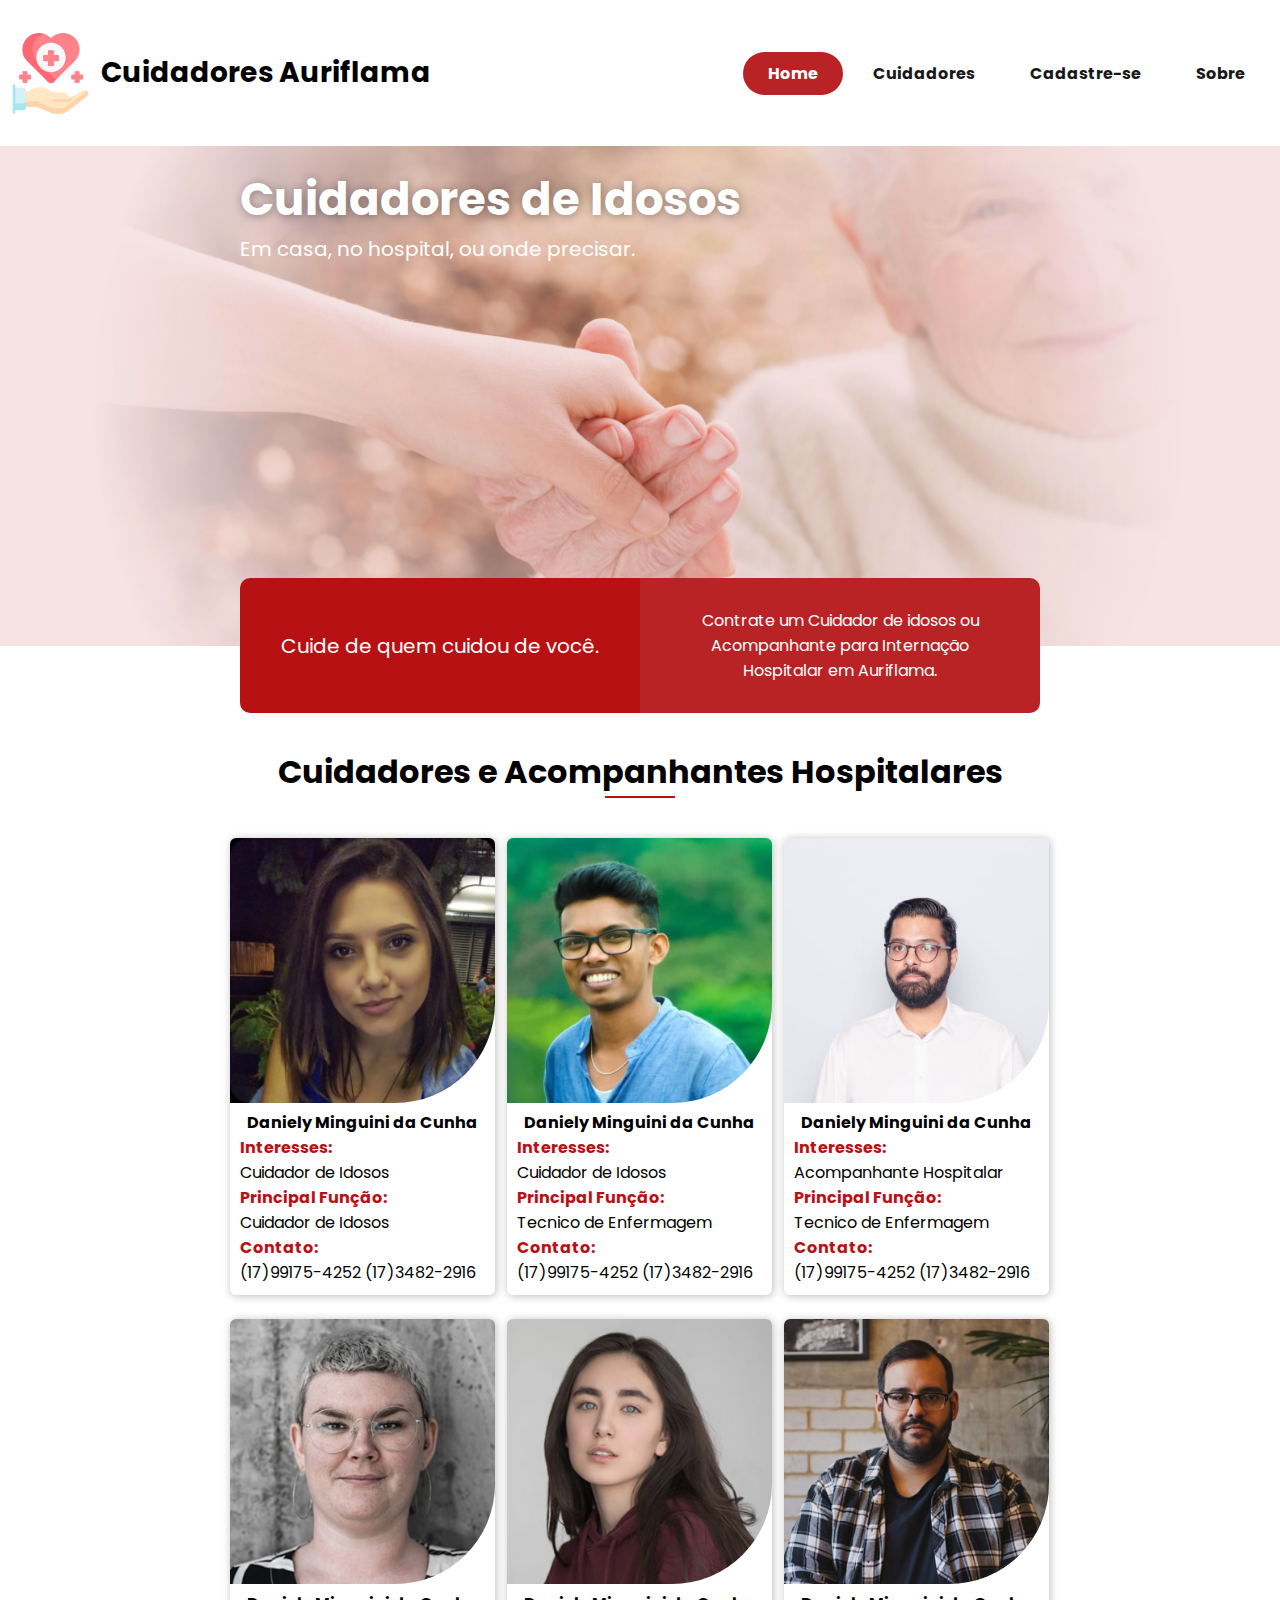
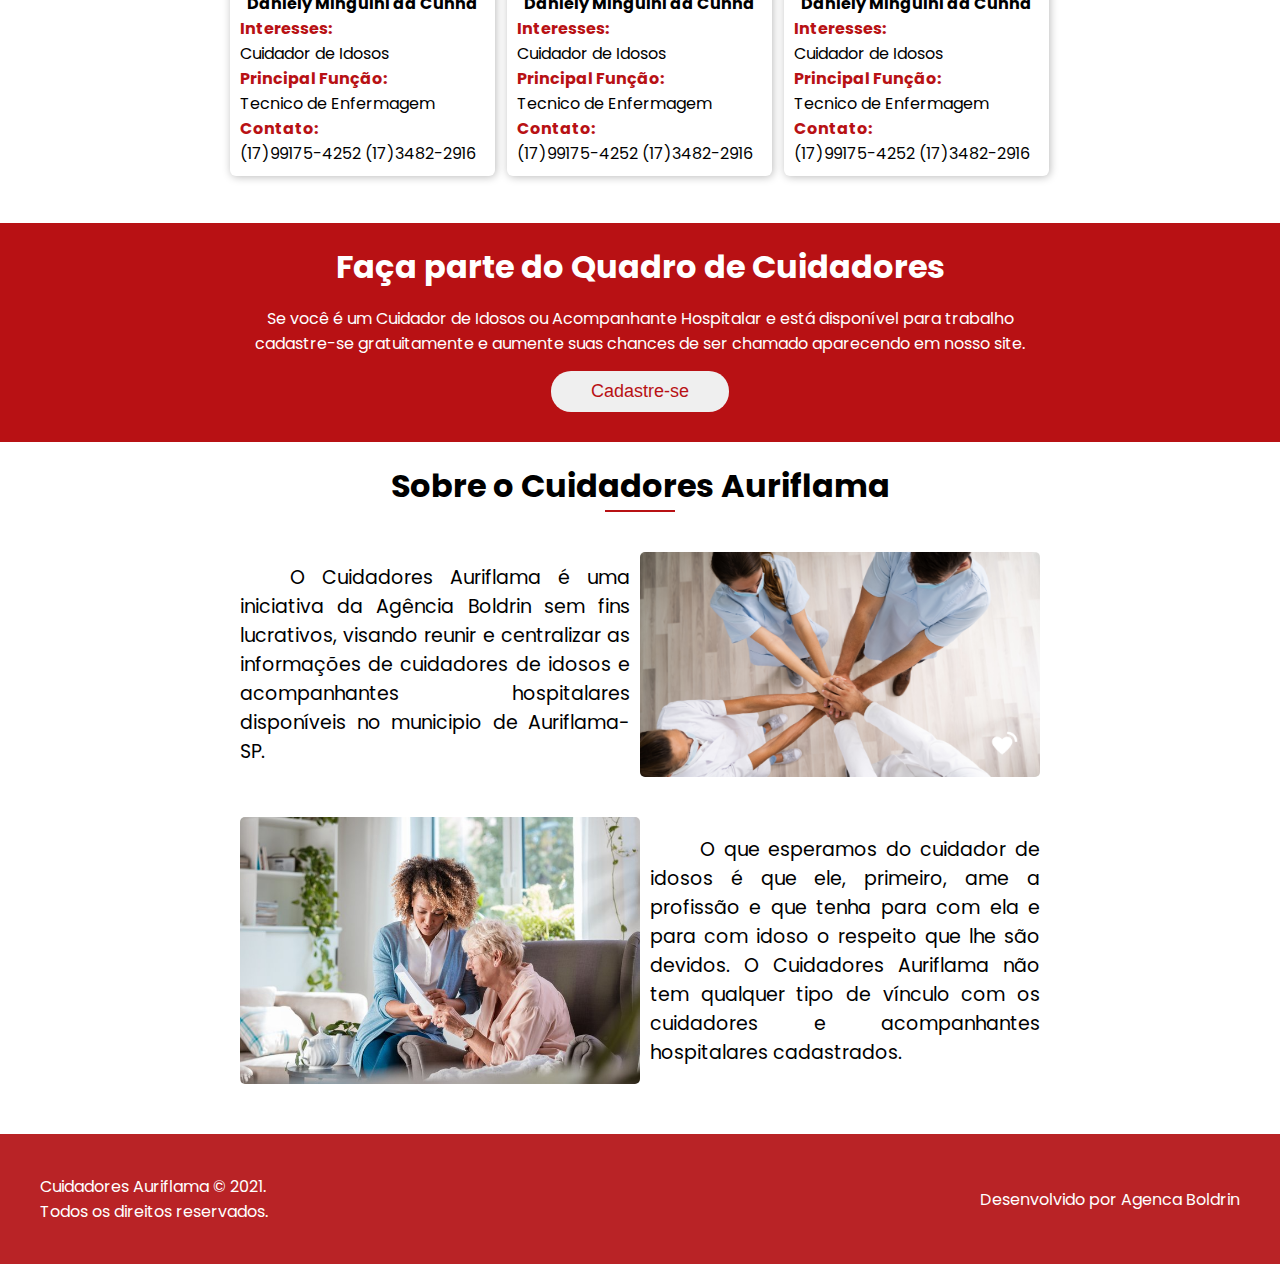
<file: Portfolio/html/CuidadoresAuriflama/index.html>
<!DOCTYPE html>
<html lang="pt-br">

<head>
    <meta charset="UTF-8">
    <meta http-equiv="X-UA-Compatible" content="IE=edge">
    <meta name="viewport" content="width=device-width, initial-scale=1.0">
    <title>Cuidadores Auriflama</title>

    <link rel="stylesheet" href="assets/css/style.css">
    <link rel="preconnect" href="https://fonts.googleapis.com">
    <link rel="preconnect" href="https://fonts.gstatic.com" crossorigin>
    <link href="https://fonts.googleapis.com/css2?family=Poppins:wght@200&display=swap" rel="stylesheet">
</head>

<body>
    <header>
        <div class="logo-header">
            <img src="assets/img/healthcare.png" width="81px" height="81px" alt="Logo Cuidadores Auriflama">
            <h1>Cuidadores Auriflama</h1>
        </div>
        <nav>
            <ul>
                <li><a href="index.html" class="selected">Home</a></li>
                <li><a href="#cuidadores">Cuidadores</a></li>
                <li><a href="#cadastrese">Cadastre-se</a></li>
                <li><a href="#sobre">Sobre</a></li>
            </ul>
        </nav>
    </header>
    <section class="banner">
        <div class="opacity-background">
            <div class="banner-container">
                <p class="banner-title">Cuidadores de Idosos</p>
                <p class="banner-subTitle">Em casa, no hospital, ou onde precisar.</p>
            </div>
        </div>
    </section>
    <div class="banner-buttons">
        <div class="button c2">Cuide de quem cuidou de você.</div>
        <div class="button c1">Contrate um Cuidador de idosos ou Acompanhante para Internação Hospitalar em Auriflama.
        </div>
    </div>
    <section class="cards"> 
        <h1> <a name="cuidadores"></a> Cuidadores e Acompanhantes Hospitalares</h1>
        <div class="line"></div>
        <div class="cards-section">
            <div class="card-info">
                <div class="card--photo"><img src="assets/img/photo1.jpg"></div>
                <div class="card--name">Daniely Minguini da Cunha</div>
                <div class="card--interest">Interesses:</div>
                <span>Cuidador de Idosos</span>
                <div class="card--function">Principal Função:</div>
                <span>Cuidador de Idosos</span>
                <div class="card--contact">Contato:</div>
                <span>(17)99175-4252</span>
                <span>(17)3482-2916</span>
            </div>

            <div class="card-info">
                <div class="card--photo"><img src="assets/img/photo2.jpg"></div>
                <div class="card--name">Daniely Minguini da Cunha</div>
                <div class="card--interest">Interesses:</div>
                <span>Cuidador de Idosos</span>
                <div class="card--function">Principal Função:</div>
                <span>Tecnico de Enfermagem</span>
                <div class="card--contact">Contato:</div>
                <span>(17)99175-4252</span>
                <span>(17)3482-2916</span>
            </div>

            <div class="card-info">
                <div class="card--photo"><img src="assets/img/photo3.jpg"></div>
                <div class="card--name">Daniely Minguini da Cunha</div>
                <div class="card--interest">Interesses:</div>
                <span>Acompanhante Hospitalar</span>
                <div class="card--function">Principal Função:</div>
                <span>Tecnico de Enfermagem</span>
                <div class="card--contact">Contato:</div>
                <span>(17)99175-4252</span>
                <span>(17)3482-2916</span>
            </div>

            <div class="card-info">
                <div class="card--photo"><img src="assets/img/photo4.jpg"></div>
                <div class="card--name">Daniely Minguini da Cunha</div>
                <div class="card--interest">Interesses:</div>
                <span>Cuidador de Idosos</span>
                <div class="card--function">Principal Função:</div>
                <span>Tecnico de Enfermagem</span>
                <div class="card--contact">Contato:</div>
                <span>(17)99175-4252</span>
                <span>(17)3482-2916</span>
            </div>

            <div class="card-info">
                <div class="card--photo"><img src="assets/img/photo5.jpg"></div>
                <div class="card--name">Daniely Minguini da Cunha</div>
                <div class="card--interest">Interesses:</div>
                <span>Cuidador de Idosos</span>
                <div class="card--function">Principal Função:</div>
                <span>Tecnico de Enfermagem</span>
                <div class="card--contact">Contato:</div>
                <span>(17)99175-4252</span>
                <span>(17)3482-2916</span>
            </div>

            <div class="card-info">
                <div class="card--photo"><img src="assets/img/photo6.jpg"
                        alt="Foto do Cuidador ou Acompanhante Hospitalar"></div>
                <div class="card--name">Daniely Minguini da Cunha</div>
                <div class="card--interest">Interesses:</div>
                <span>Cuidador de Idosos</span>
                <div class="card--function">Principal Função:</div>
                <span>Tecnico de Enfermagem</span>
                <div class="card--contact">Contato:</div>
                <span>(17)99175-4252</span>
                <span>(17)3482-2916</span>
            </div>
        </div>
    </section>
    <section class="register">
        <div class="banner-container">
            <h1><a name="cadastrese"></a> Faça parte do Quadro de Cuidadores</h1>
            <p>Se você é um Cuidador de Idosos ou Acompanhante Hospitalar e está disponível para trabalho cadastre-se
                gratuitamente e aumente suas chances de ser chamado aparecendo em nosso site.</p>
            <a href=""><button> Cadastre-se</button></a>
        </div>
    </section>
    <div class="banner-container">
        <section class="about">
            <h1><a name="sobre"></a> Sobre o Cuidadores Auriflama</h1>
            <div class="line"></div>
            <div class="about-block-1">
                <p>O Cuidadores Auriflama é uma iniciativa da Agência Boldrin sem fins lucrativos, visando reunir e
                    centralizar as informações de cuidadores de idosos e acompanhantes hospitalares disponíveis no
                    municipio
                    de Auriflama-SP.
                </p>
                <img src="assets/img/homecare-about1.png">
            </div>

            <div class="about-block-2">
                <img src="assets/img/homecare-about2.jpg">
                <p>O que esperamos do cuidador de idosos é que ele, primeiro, ame a profissão e que tenha
                    para com ela e para com idoso o respeito que lhe são devidos. O Cuidadores Auriflama não tem
                    qualquer
                    tipo de vínculo com os cuidadores e acompanhantes hospitalares cadastrados.
                </p>
            </div>
        </section>
    </div>
    <footer>
        <span>
            <p>Cuidadores Auriflama © 2021.</p>
            <p>Todos os direitos reservados.</p>
        </span>
        <p>Desenvolvido por Agenca Boldrin</p>
    </footer>
</body>

</html>
</file>
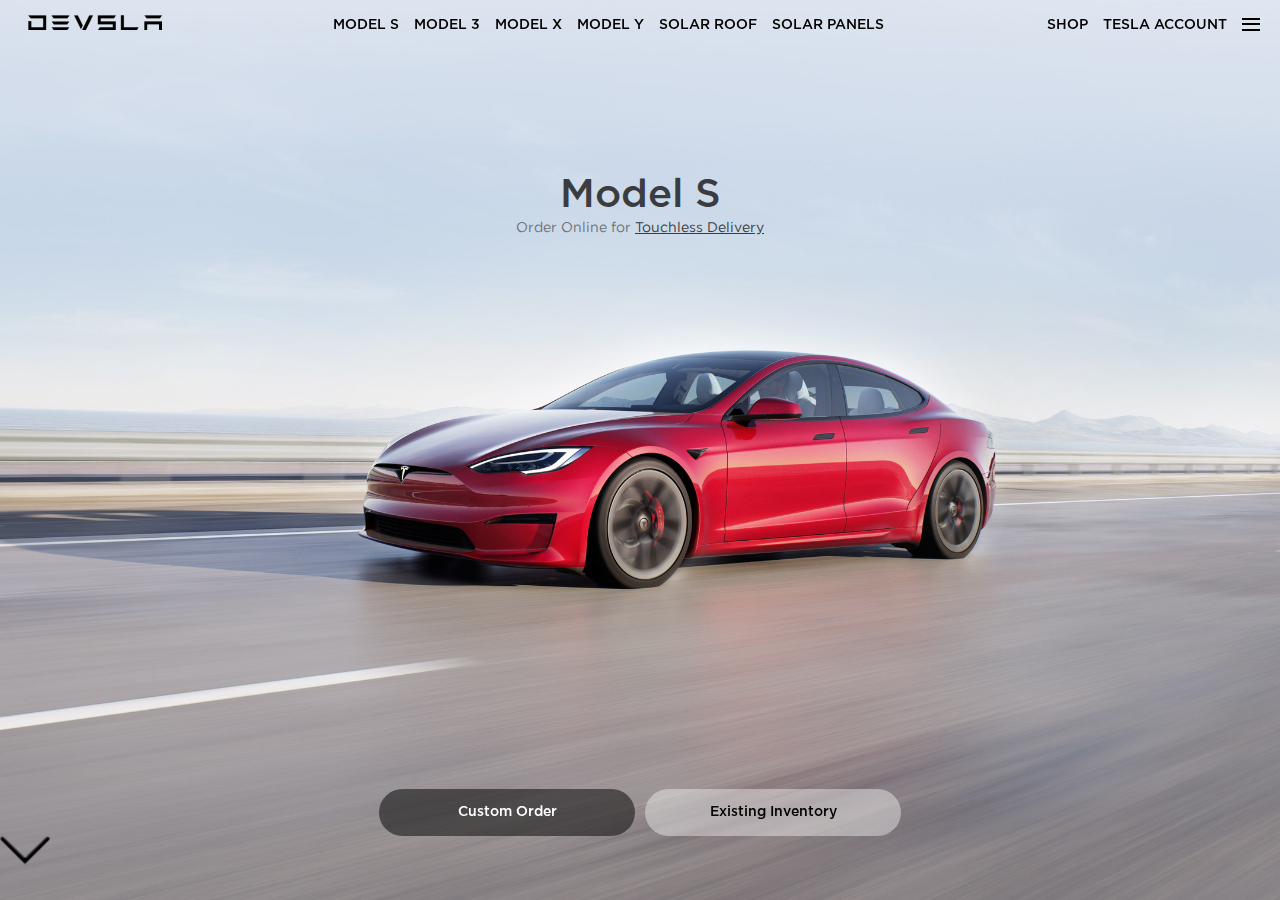
<file: Portfolio/html/Devsla/index.html>
<!DOCTYPE html>
<html lang="pt-br">
<head>
    <meta charset="UTF-8">
    <meta http-equiv="X-UA-Compatible" content="IE=edge">
    <meta name="viewport" content="width=device-width, initial-scale=1.0">
    <title>Devsla</title>

    <link rel="stylesheet" type="text/css" href="assets/css/style.css"> 
</head>
<body>
    <header>
        <div class="logo">
            <a href=""><img src="assets/images/logo.png" width="150px" alt=""></a>
        </div>
        <div class="menu-center">
            <ul>
                <li><a href="">Model S</a></li>
                <li><a href="">Model 3</a></li>
                <li><a href="">Model X</a></li>
                <li><a href="">Model Y</a></li>
                <li><a href="">Solar Roof</a></li>
                <li><a href="">Solar Panels</a></li>
            </ul>
        </div>
        <div class="menu-right">
            <ul>
                <li><a href="">Shop</a></li>
                <li><a href="">Tesla Account</a></li>
                <li class="menu">
                    <div class="menu--icon">
                        <div></div>
                        <div></div>
                        <div></div>
                    </div>
                </li>
            </ul>
        </div>
    </header>
    <main>
        <div class="info">
            <h1>Model S</h1>
            <h2>Order Online for <a href="">Touchless Delivery</a></h2>
        </div>
    </main>
    <footer>
        <div class="buttons--area">
            <a href="" class="btn--dark">Custom Order</a>
            <a href="" class="btn--light">Existing Inventory</a>
        </div>
        <div class="arrow--area">
            <img src="assets/images/down.png" alt="">
        </div>
    </footer>
</body>
</html>
</file>
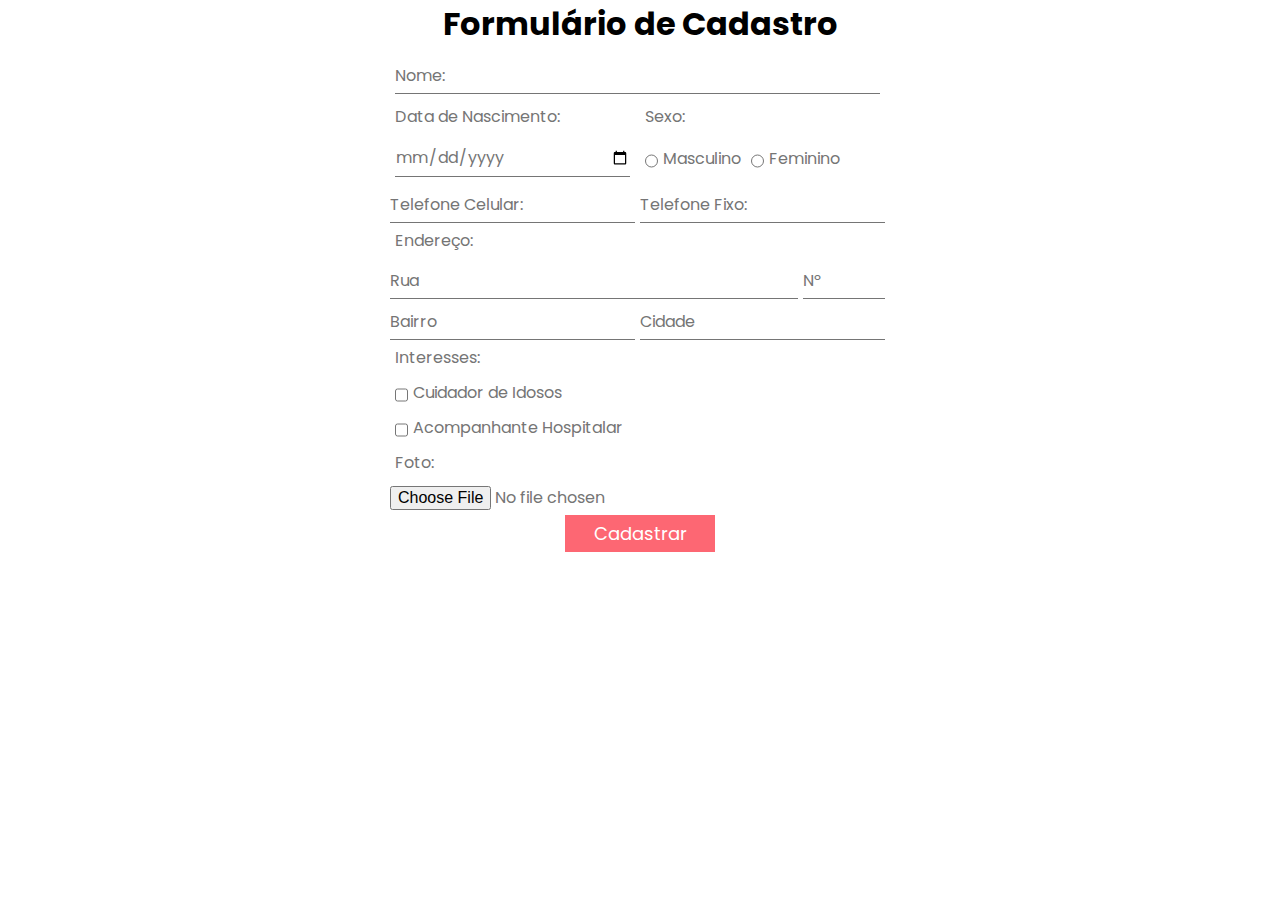
<file: Portfolio/html/Formulario/index.html>
<!DOCTYPE html>
<html lang="pt-br">

<head>
    <meta charset="UTF-8">
    <meta http-equiv="X-UA-Compatible" content="IE=edge">
    <meta name="viewport" content="width=device-width, initial-scale=1.0">
    <title>Document</title>

    <link rel="stylesheet" href="assets/css/style.css">
    <link rel="preconnect" href="https://fonts.googleapis.com">
    <link rel="preconnect" href="https://fonts.gstatic.com" crossorigin>
    <link href="https://fonts.googleapis.com/css2?family=Poppins:wght@100;200;300&display=swap" rel="stylesheet">
</head>

<body>
    <main>
        <section id="container">
            <h1>Formulário de Cadastro</h1>
            <form>
                <label>
                    <input type="text" name="nome" placeholder="Nome:">
                </label>
                <div class="form-block">
                    <span>
                        <label>Data de Nascimento:</label>
                        <label>
                            <input type="date" name="dataNascimento" placeholder="Data de Nascimento">
                        </label>
                    </span>
                    <span>
                        <label>Sexo:</label>
                        <div class="form-inline-sexo">
                            <label>
                                <input type="radio" name="sexo">Masculino
                            </label>
                            <label>
                                <input type="radio" name="sexo">Feminino
                            </label>
                        </div>
                    </span>
                </div>
                <div class="form-block">
                    <input type="number" name="telCelular" placeholder="Telefone Celular:">
                    <input type="number" name="telFixo" placeholder="Telefone Fixo:">
                </div>
                <label>Endereço:</label>
                <div class="form-block">
                    <input type="text" placeholder="Rua">
                    <input type="text" placeholder="Nº">
                </div>
                <div class="form-block">
                    <input type="text" placeholder="Bairro">
                    <input type="text" placeholder="Cidade">
                </div>
                <label>Interesses:</label>
                <label>
                    <input type="checkbox" name="Cuidador de Idosos"><span>Cuidador de Idosos</span>
                </label>
                <label>
                    <input type="checkbox" name="Acompanhante Hospitalar"><span>Acompanhante
                        Hospitalar</span>
                </label>
                <label>Foto:</label>
                <input type="file" class="no-border-bottom">

                <button>Cadastrar</button>
            </form>
        </section>
    </main>
</body>

</html>
</file>
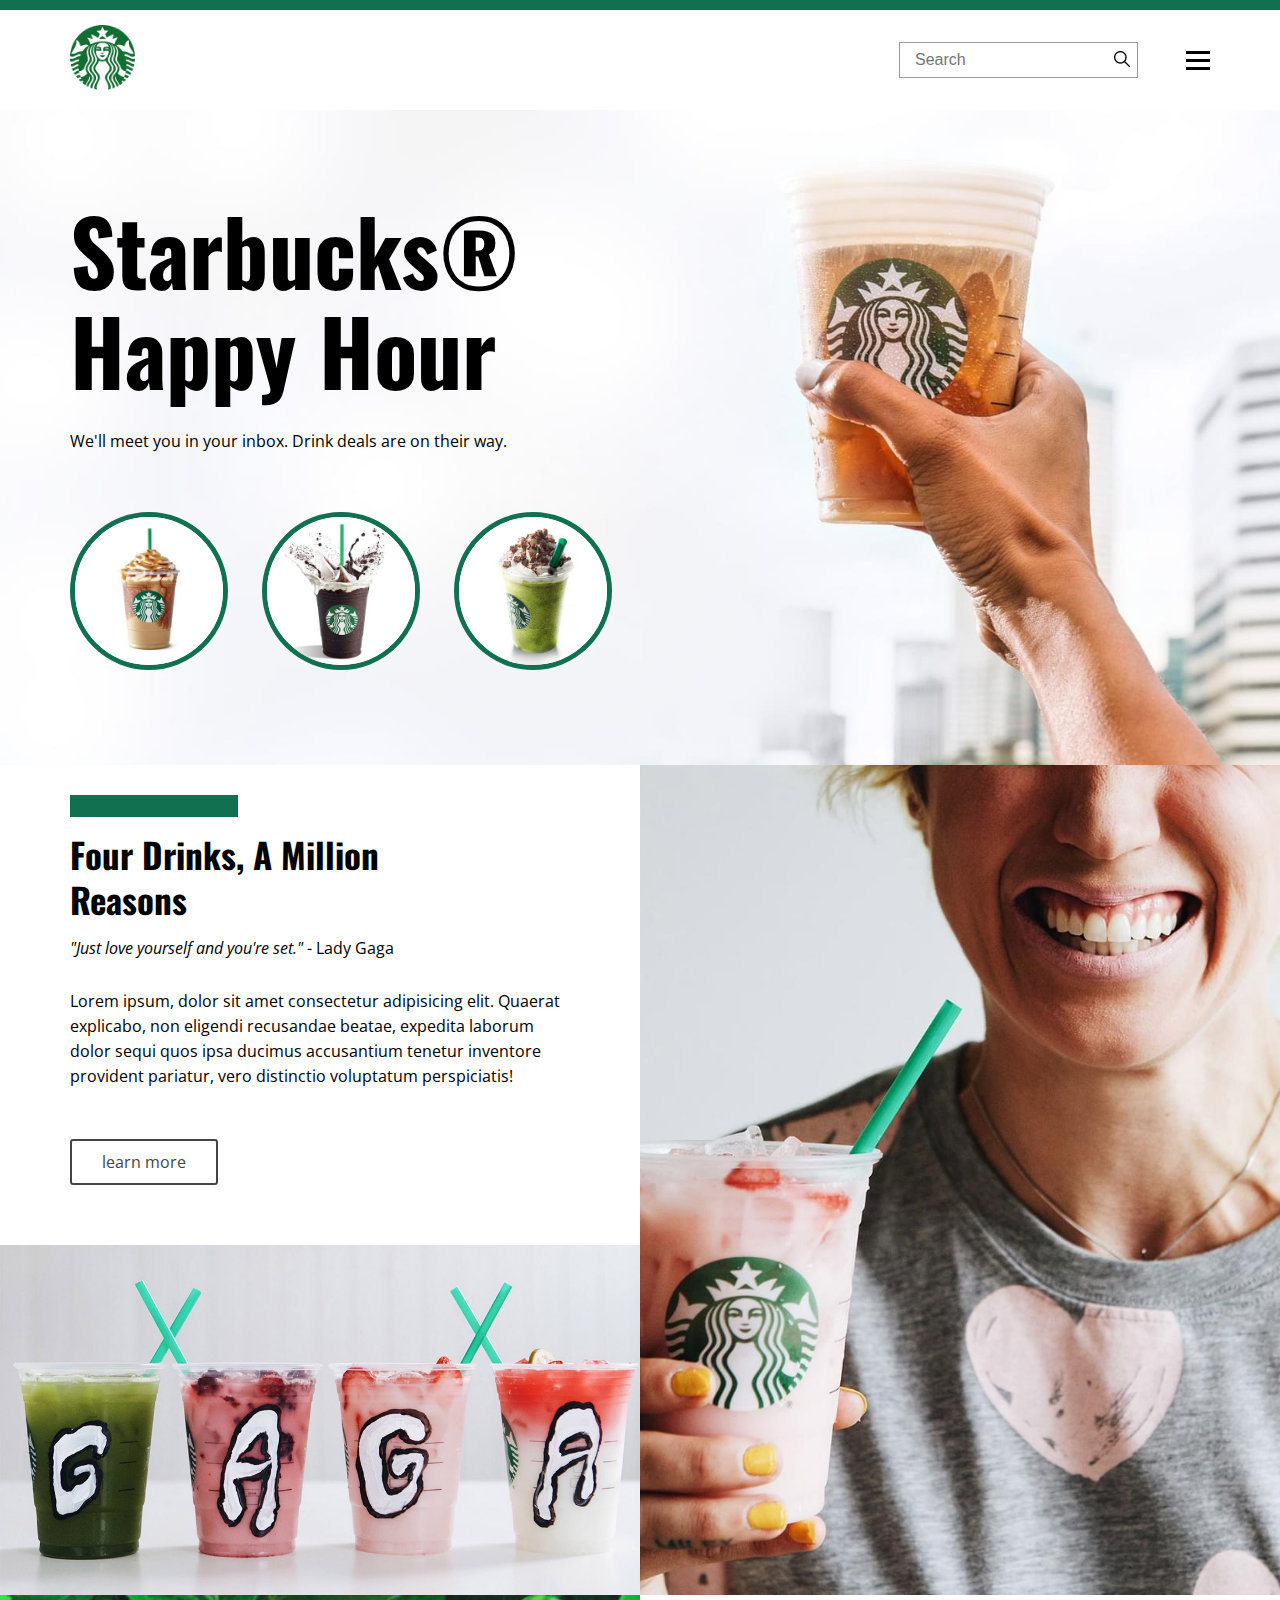
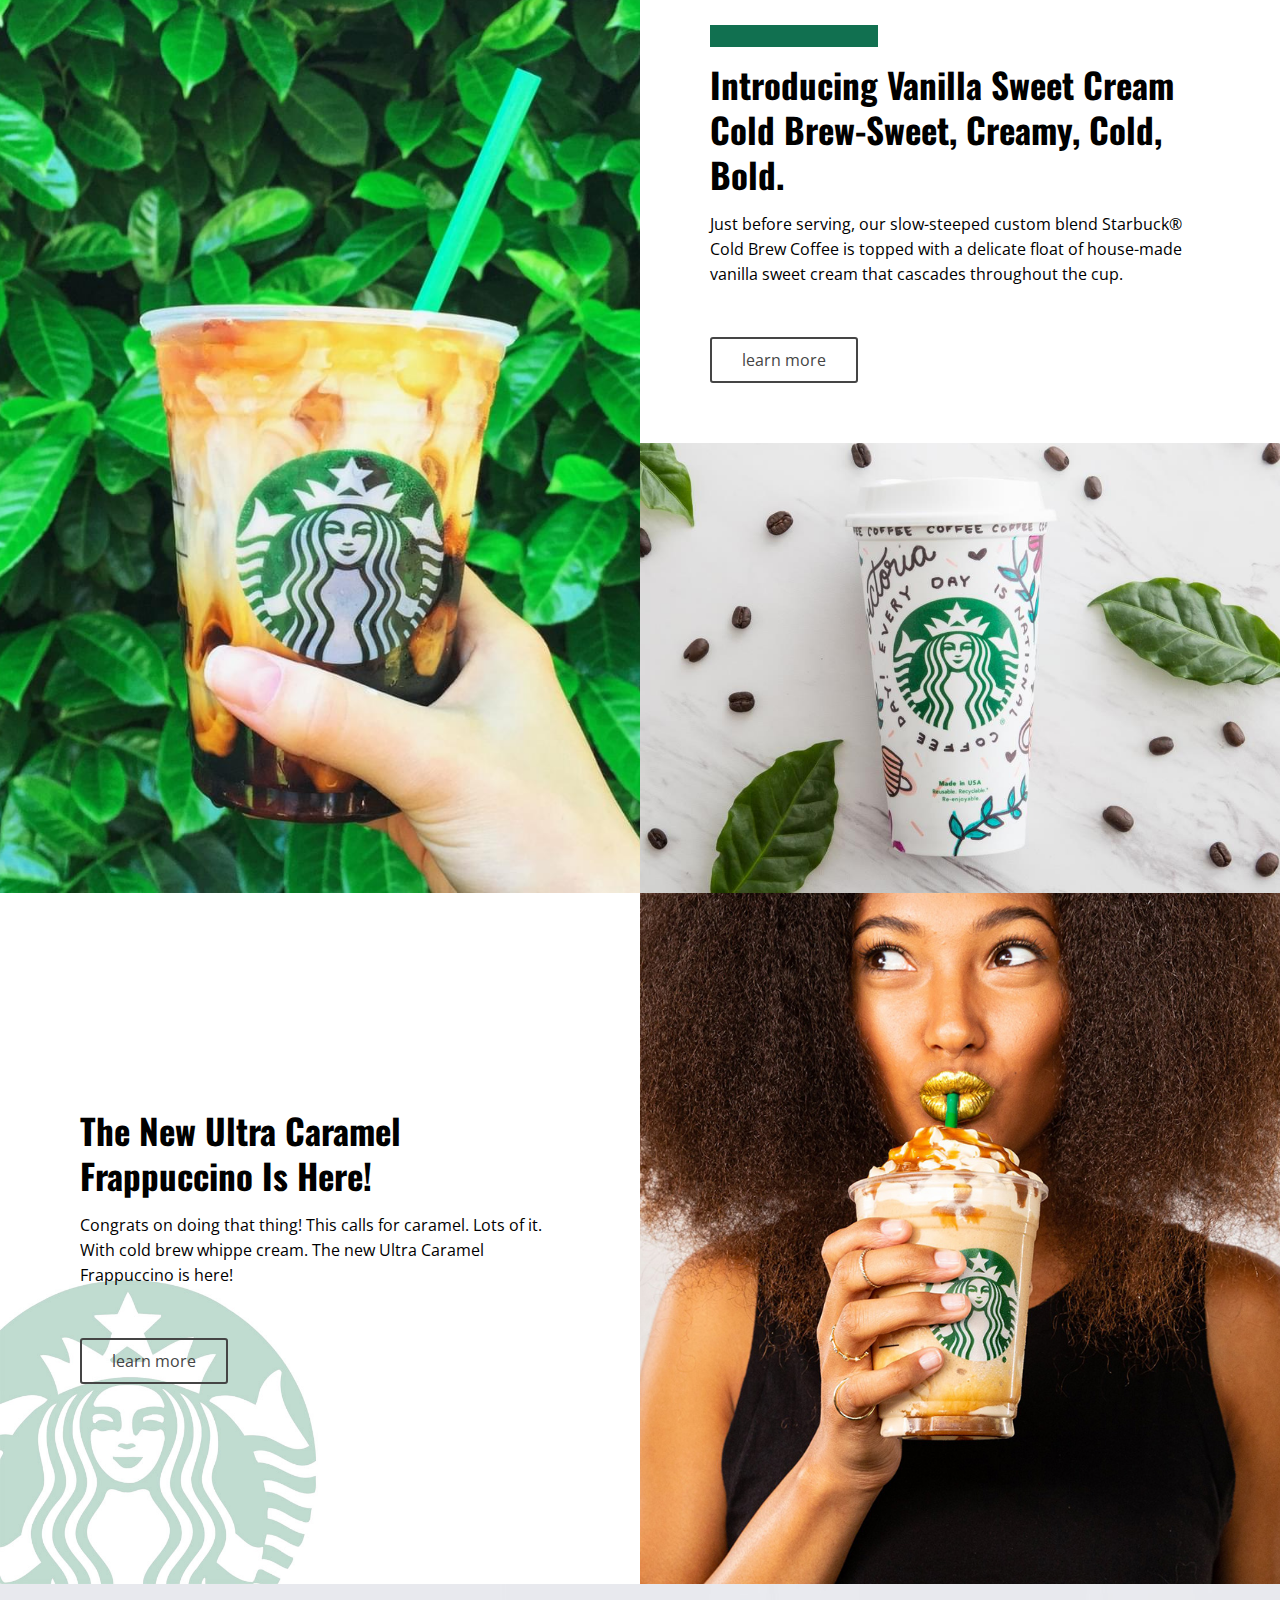
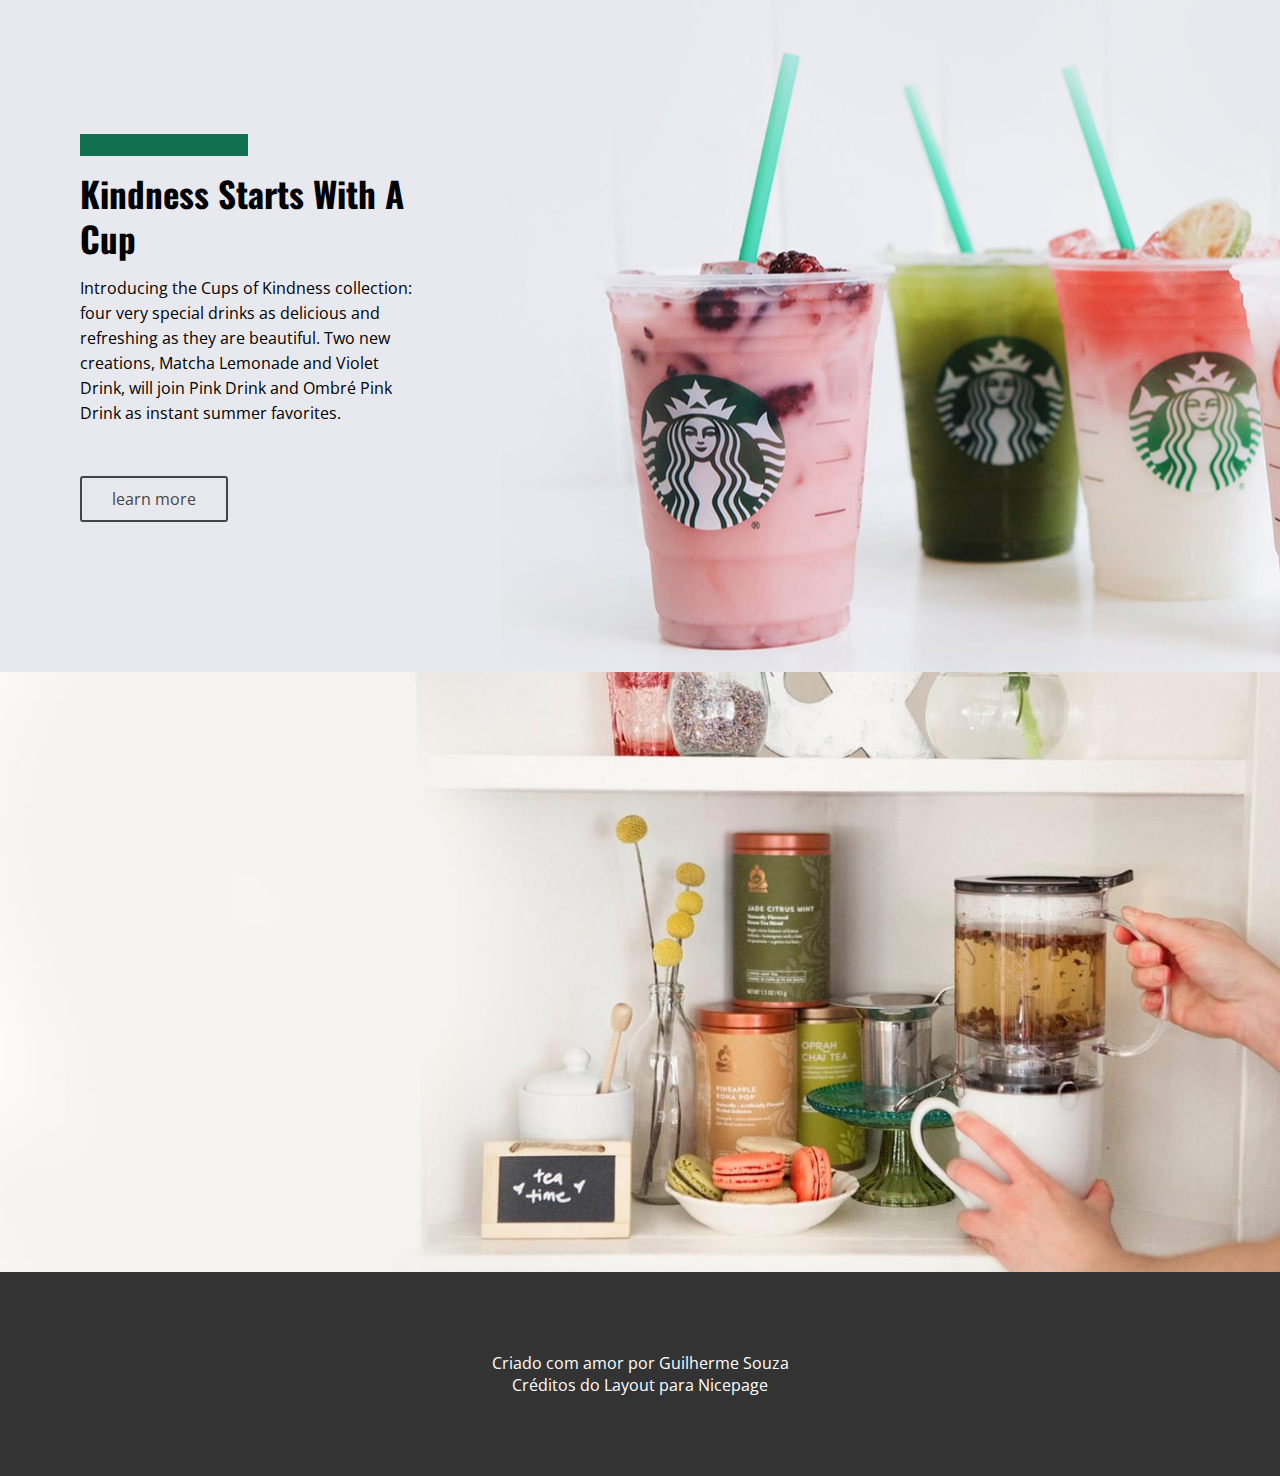
<file: Portfolio/html/Starbucks/index.html>
<!DOCTYPE html>
<html lang="pt-br">

<head>
    <meta charset="UTF-8">
    <meta http-equiv="X-UA-Compatible" content="IE=edge">
    <meta name="viewport" content="width=device-width, initial-scale=1.0">
    <title>Starbucks</title>

    <link rel="stylesheet" href="assets/css/style.css">
</head>

<body>
    <!--Header-->
    <header>
        <div class="line"></div>
        <div class="container header--area">
            <div class="header--left">
                <img src="assets/images/logo.png" alt="">
            </div>
            <div class="header--right">
                <div class="header--search">
                    <form>
                        <input type="text" name="search" placeholder="Search">
                        <button><img src="assets/images/loupe.png" alt=""></button>
                    </form>
                </div>
                <div class="header--menu">
                    <div></div>
                    <div></div>
                    <div></div>
                </div>
            </div>
        </div>
    </header>
    <!--Banner-->
    <section class="banner">
        <div class="container">
            <h1>Starbucks® <br> Happy Hour</h1>
            <span>We'll meet you in your inbox. Drink deals are on their way.</span>
            <div class="banner--images">
                <img src="assets/images/c1.jpg" alt="">
                <img src="assets/images/c2.jpg" alt="">
                <img src="assets/images/c3.jpg" alt="">
            </div>
        </div>
    </section>
    <!--Area 1-->
    <section class="area1">
        <div class="area1--content">
            <div class="bar"></div>
            <h2>Four Drinks, A Million <br> Reasons</h2>
            <div class="area1--quote"><em>"Just love yourself and you're set."</em> - Lady Gaga</div>
            <div class="area1--text">Lorem ipsum, dolor sit amet consectetur adipisicing elit. Quaerat explicabo, non
                eligendi recusandae beatae, expedita laborum dolor sequi quos ipsa ducimus accusantium tenetur inventore
                provident pariatur, vero distinctio voluptatum perspiciatis!</div>
            <a href="/" class="button">learn more</a>
        </div>
        <div class="area1--img"></div>
        <div class="area1--img2"></div>
    </section>
    <!--Area 2-->
    <section class="area2">
        <div class="area2--content">
            <div class="bar"></div>
            <h2>Introducing Vanilla Sweet Cream Cold Brew-Sweet, Creamy, Cold, Bold.</h2>
            <div class="area2--text">Just before serving, our slow-steeped custom blend Starbuck® Cold Brew Coffee is
                topped with a delicate float of house-made vanilla sweet cream that cascades throughout the cup.</div>
            <a href="/" class="button">learn more</a>
        </div>
        <div class="area2--img"></div>
        <div class="area2--img2"></div>
    </section>
    <!--Area 3-->
    <section class="area3">
        <div class="area3--content">
            <h2>The New Ultra Caramel Frappuccino Is Here!</h2>
            <div class="area3--text">Congrats on doing that thing! This calls for caramel. Lots of it. With cold brew
                whippe cream. The new Ultra Caramel Frappuccino is here!
            </div>
            <a href="/" class="button">learn more</a>
        </div>
        <div class="area3--img"></div>
    </section>
    <!--Area 4-->
    <section class="area4">
        <div class="area4--content">
            <div class="bar"></div>
            <h2>Kindness Starts With A Cup</h2>
            <div class="area4--text">Introducing the Cups of Kindness collection: four very special drinks as delicious
                and refreshing as they are beautiful. Two new creations, Matcha Lemonade and Violet Drink, will join
                Pink Drink and Ombré Pink Drink as instant summer favorites.
            </div>
            <a href="/" class="button">learn more</a>
        </div>
        <div class="area4--img"></div>
    </section>
    <!--Area 5-->
    <section class="area5"></section>
    <!--Footer-->
    <footer>
        Criado com amor por Guilherme Souza <br>
        Créditos do Layout para Nicepage
    </footer>
</body>

</html>
</file>
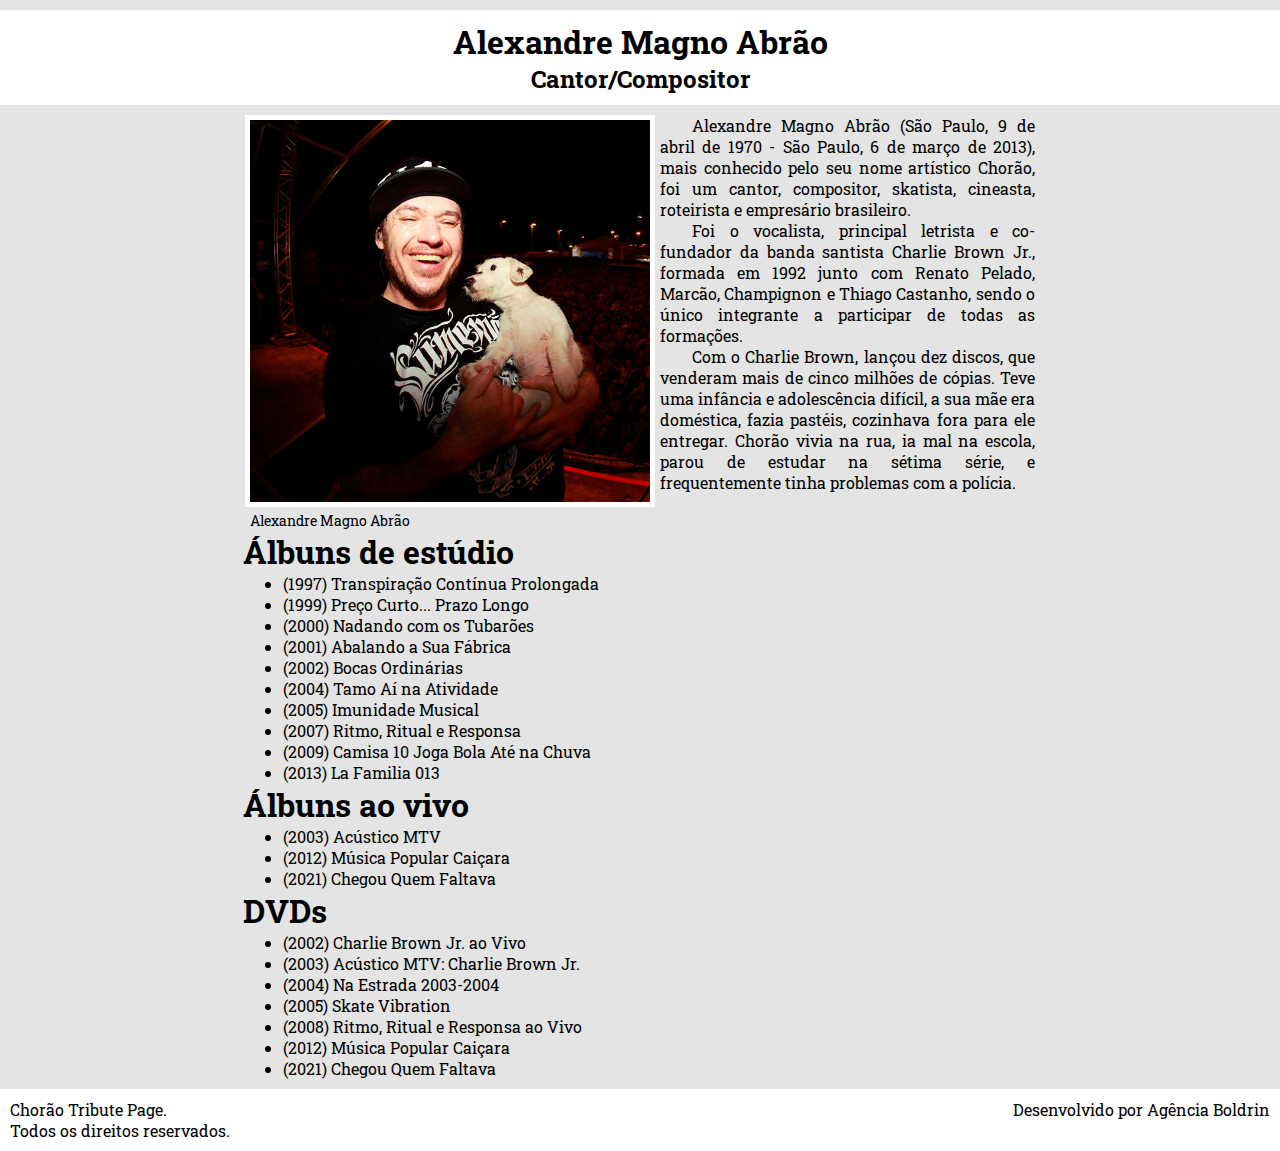
<file: Portfolio/html/Tribute Page/index.html>
<!DOCTYPE html>
<html lang="en">

<head>
    <meta charset="UTF-8">
    <meta http-equiv="X-UA-Compatible" content="IE=edge">
    <meta name="viewport" content="width=device-width, initial-scale=1.0">
    <title>Chorão Tribute Page</title>

    <link rel="stylesheet" href="assets/css/style.css">
    <link rel="preconnect" href="https://fonts.googleapis.com">
    <link rel="preconnect" href="https://fonts.gstatic.com" crossorigin>
    <link href="https://fonts.googleapis.com/css2?family=Roboto+Slab&display=swap" rel="stylesheet">
</head>

<body>
    <header>
        <h1>Alexandre Magno Abrão</h1>
        <h2>Cantor/Compositor</h2>
    </header>
    <section id="container">
        <div class="biografia">
            <figure>
                <img src="assets/img/chorao.jpg"
                    alt="Chorão sorrindo no palco durante um show segurando um cachorro que apareceu por lá">
                <figcaption>Alexandre Magno Abrão</figcaption>
            </figure>

            <div class="texto-biografia">
                <p>Alexandre Magno Abrão (São Paulo, 9 de abril de 1970 - São Paulo, 6 de março de 2013), mais conhecido
                    pelo seu nome artístico Chorão, foi um cantor, compositor, skatista, cineasta, roteirista e
                    empresário brasileiro.</p>
                <p>Foi o vocalista, principal letrista e co-fundador da banda santista Charlie Brown Jr., formada em
                    1992 junto com Renato Pelado, Marcão, Champignon e Thiago Castanho, sendo o único integrante a
                    participar de todas as formações. </p>
                <p>Com o Charlie Brown, lançou dez discos, que venderam mais de cinco milhões de cópias. Teve uma
                    infância e adolescência difícil, a sua mãe era doméstica, fazia pastéis, cozinhava fora para ele
                    entregar. Chorão vivia na rua, ia mal na escola, parou de estudar na sétima série, e frequentemente
                    tinha problemas com a polícia. </p>
            </div>

        </div>

        <div class="discografia">
            <h1>Álbuns de estúdio</h1>
            <ul>
                <li>(1997) Transpiração Contínua Prolongada</li>
                <li>(1999) Preço Curto... Prazo Longo</li>
                <li>(2000) Nadando com os Tubarões</li>
                <li>(2001) Abalando a Sua Fábrica</li>
                <li>(2002) Bocas Ordinárias</li>
                <li>(2004) Tamo Aí na Atividade</li>
                <li>(2005) Imunidade Musical</li>
                <li>(2007) Ritmo, Ritual e Responsa</li>
                <li>(2009) Camisa 10 Joga Bola Até na Chuva</li>
                <li>(2013) La Familia 013</li>
            </ul>
            <h1>Álbuns ao vivo</h1>
            <ul>
                <li>(2003) Acústico MTV</li>
                <li>(2012) Música Popular Caiçara</li>
                <li>(2021) Chegou Quem Faltava</li>
            </ul>
            <h1>DVDs</h1>
            <ul>
                <li>(2002) Charlie Brown Jr. ao Vivo</li>
                <li>(2003) Acústico MTV: Charlie Brown Jr.</li>
                <li>(2004) Na Estrada 2003-2004</li>
                <li>(2005) Skate Vibration</li>
                <li>(2008) Ritmo, Ritual e Responsa ao Vivo</li>
                <li>(2012) Música Popular Caiçara</li>
                <li>(2021) Chegou Quem Faltava</li>
            </ul>
        </div>
    </section>
    <footer>
        <div>
            <p>Chorão Tribute Page.</p>
            <p>Todos os direitos reservados.</p>
        </div>

        <div>
            <p>Desenvolvido por Agência Boldrin</p>
        </div>
    </footer>
</body>

</html>
</file>
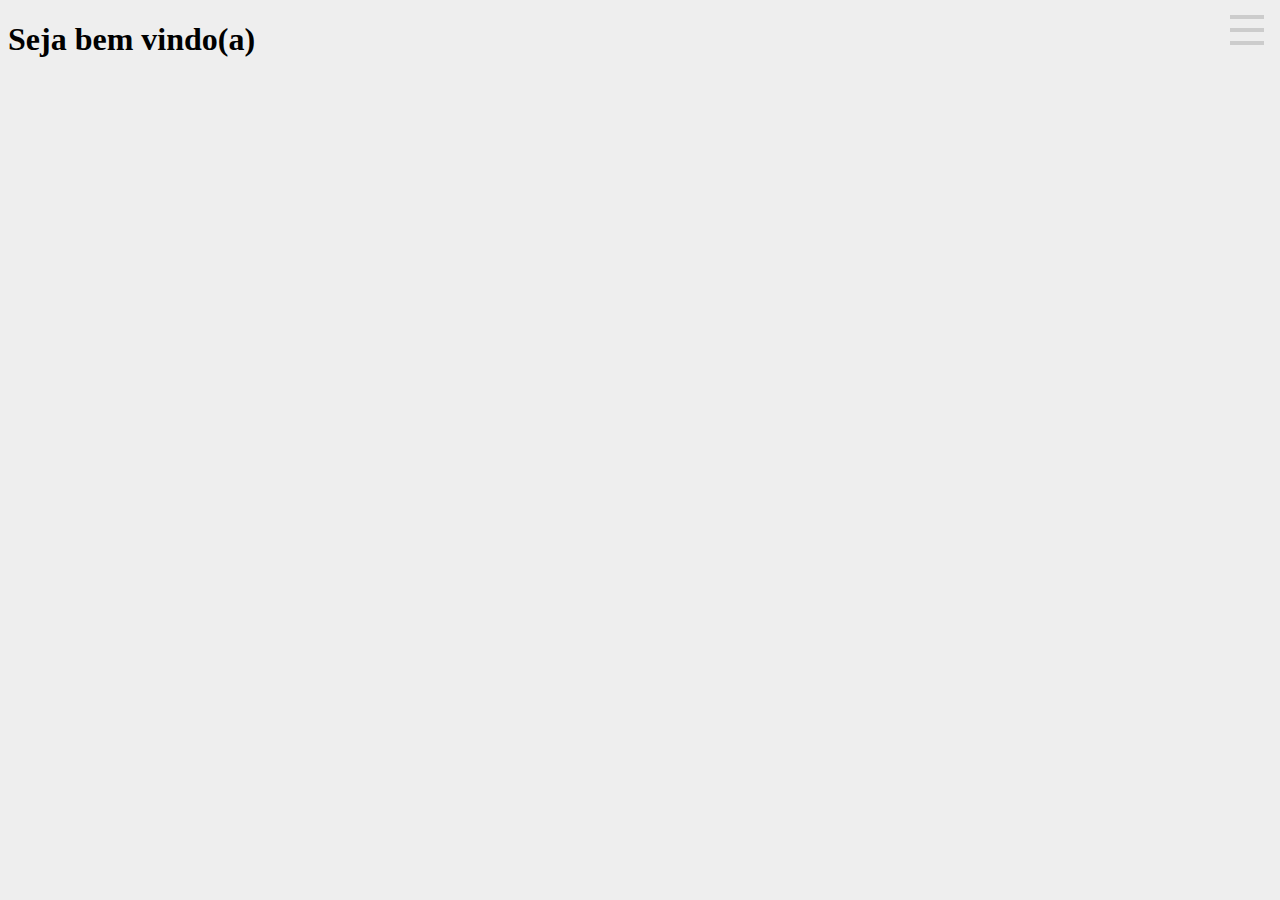
<file: Portfolio/javascript/menu/index.html>
<!DOCTYPE html>
<html lang="en">

<head>
    <meta charset="UTF-8">
    <meta http-equiv="X-UA-Compatible" content="IE=edge">
    <meta name="viewport" content="width=device-width, initial-scale=1.0">
    <title>Projeto Menu de Navegação</title>

    <link rel="stylesheet" href="assets/css/style.css">
    <script src="assets/js/script.js"></script>
</head>

<body>
    <h1 id="titulo">Seja bem vindo(a)</h1>
    <aside>
        <div class="menu-opener" onclick="menuInOut()">
            <div class="menu-lines"></div>
            <div class="menu-lines"></div>
            <div class="menu-lines"></div>
        </div>
        <div id="menu-area">
            <ul>
                <li>Home</li>
                <li>Sobre</li>
                <li>Contato</li>
            </ul>
        </div>
    </aside>
</body>

</html>
</file>
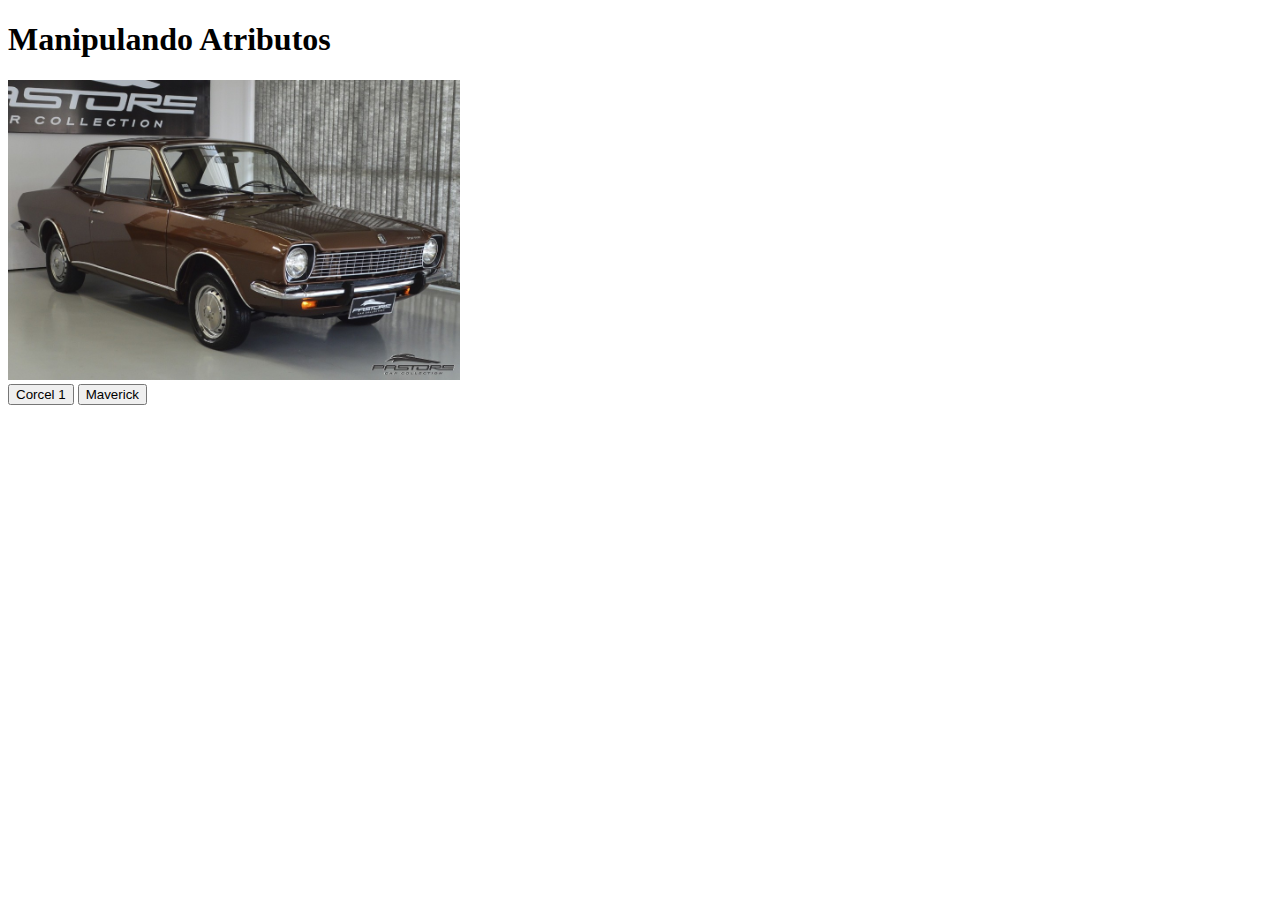
<file: Portfolio/javascript/exercicios/manipulandoAtributos/index.html>
<!DOCTYPE html>
<html lang="en">
<head>
    <meta charset="UTF-8">
    <meta http-equiv="X-UA-Compatible" content="IE=edge">
    <meta name="viewport" content="width=device-width, initial-scale=1.0">
    <title>Document</title>

    <link rel="stylesheet" href="assets/css/style.css">
    <script src="assets/js/script.js"></script>
</head>
<body>
    <h1>Manipulando Atributos</h1>

    <img src="assets/images/corcel1.jpeg" alt="Corcel 1" >

    <br/>

    <button onclick="changePhoto('corcel1.jpeg', 'Corcel 1')">Corcel 1</button>
    <button onclick="changePhoto('maverick.jpg', 'Maverick')">Maverick</button>
</body>
</html>
</file>
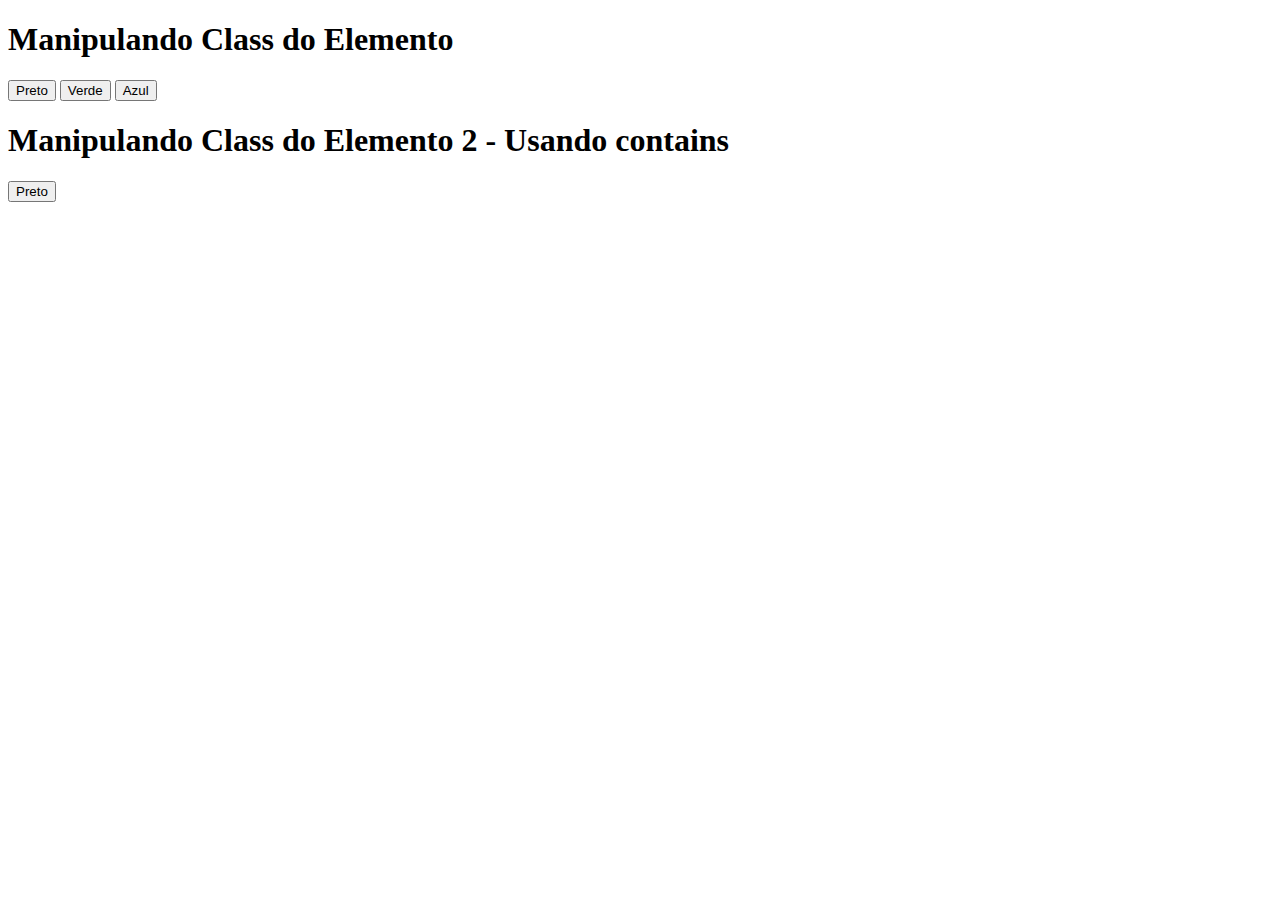
<file: Portfolio/javascript/exercicios/manipulandoClass/index.html>
<!DOCTYPE html>
<html lang="en">
<head>
    <meta charset="UTF-8">
    <meta http-equiv="X-UA-Compatible" content="IE=edge">
    <meta name="viewport" content="width=device-width, initial-scale=1.0">
    <title>Document</title>

    <link rel="stylesheet" href="assets/css/style.css">
    <script src="assets/js/script.js"></script>
</head>
<body>
    <h1>Manipulando Class do Elemento</h1>
    <button onclick="preto()">Preto</button>
    <button onclick="verde()">Verde</button>
    <button onclick="azul()">Azul</button>

    <h1>Manipulando Class do Elemento 2 - Usando contains</h1>
    <button onclick="changeButton()">Preto</button>
</body>
</html>
</file>
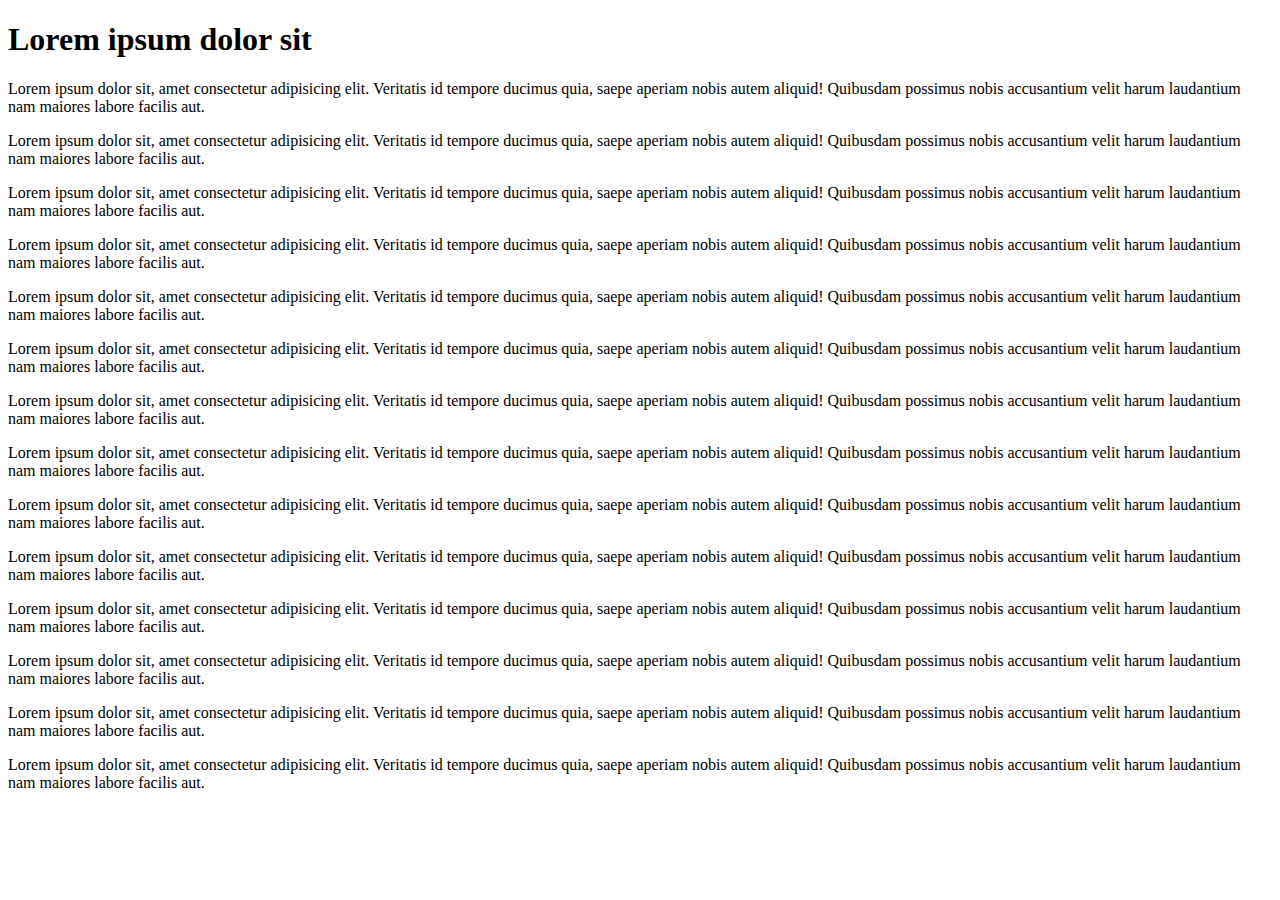
<file: Portfolio/javascript/exercicios/scroll/index.html>
<!DOCTYPE html>
<html lang="pt-br">
<head>
    <meta charset="UTF-8">
    <meta http-equiv="X-UA-Compatible" content="IE=edge">
    <meta name="viewport" content="width=device-width, initial-scale=1.0">
    <title>Document</title>

    <link rel="stylesheet" href="assets/css/style.css">
</head>
<body>
    <div class="buttonUp" onclick="scrollingTop()"></div>
    
    <h1>Lorem ipsum dolor sit</h1>
    <p>Lorem ipsum dolor sit, amet consectetur adipisicing elit. Veritatis id tempore ducimus quia, saepe aperiam nobis autem aliquid! Quibusdam possimus nobis accusantium velit harum laudantium nam maiores labore facilis aut.</p>
    <p>Lorem ipsum dolor sit, amet consectetur adipisicing elit. Veritatis id tempore ducimus quia, saepe aperiam nobis autem aliquid! Quibusdam possimus nobis accusantium velit harum laudantium nam maiores labore facilis aut.</p>
    <p>Lorem ipsum dolor sit, amet consectetur adipisicing elit. Veritatis id tempore ducimus quia, saepe aperiam nobis autem aliquid! Quibusdam possimus nobis accusantium velit harum laudantium nam maiores labore facilis aut.</p>
    <p>Lorem ipsum dolor sit, amet consectetur adipisicing elit. Veritatis id tempore ducimus quia, saepe aperiam nobis autem aliquid! Quibusdam possimus nobis accusantium velit harum laudantium nam maiores labore facilis aut.</p>
    <p>Lorem ipsum dolor sit, amet consectetur adipisicing elit. Veritatis id tempore ducimus quia, saepe aperiam nobis autem aliquid! Quibusdam possimus nobis accusantium velit harum laudantium nam maiores labore facilis aut.</p>
    <p>Lorem ipsum dolor sit, amet consectetur adipisicing elit. Veritatis id tempore ducimus quia, saepe aperiam nobis autem aliquid! Quibusdam possimus nobis accusantium velit harum laudantium nam maiores labore facilis aut.</p>
    <p>Lorem ipsum dolor sit, amet consectetur adipisicing elit. Veritatis id tempore ducimus quia, saepe aperiam nobis autem aliquid! Quibusdam possimus nobis accusantium velit harum laudantium nam maiores labore facilis aut.</p>
    <p>Lorem ipsum dolor sit, amet consectetur adipisicing elit. Veritatis id tempore ducimus quia, saepe aperiam nobis autem aliquid! Quibusdam possimus nobis accusantium velit harum laudantium nam maiores labore facilis aut.</p>
    <p>Lorem ipsum dolor sit, amet consectetur adipisicing elit. Veritatis id tempore ducimus quia, saepe aperiam nobis autem aliquid! Quibusdam possimus nobis accusantium velit harum laudantium nam maiores labore facilis aut.</p>
    <p>Lorem ipsum dolor sit, amet consectetur adipisicing elit. Veritatis id tempore ducimus quia, saepe aperiam nobis autem aliquid! Quibusdam possimus nobis accusantium velit harum laudantium nam maiores labore facilis aut.</p>
    <p>Lorem ipsum dolor sit, amet consectetur adipisicing elit. Veritatis id tempore ducimus quia, saepe aperiam nobis autem aliquid! Quibusdam possimus nobis accusantium velit harum laudantium nam maiores labore facilis aut.</p>
    <p>Lorem ipsum dolor sit, amet consectetur adipisicing elit. Veritatis id tempore ducimus quia, saepe aperiam nobis autem aliquid! Quibusdam possimus nobis accusantium velit harum laudantium nam maiores labore facilis aut.</p>
    <p>Lorem ipsum dolor sit, amet consectetur adipisicing elit. Veritatis id tempore ducimus quia, saepe aperiam nobis autem aliquid! Quibusdam possimus nobis accusantium velit harum laudantium nam maiores labore facilis aut.</p>
    <p>Lorem ipsum dolor sit, amet consectetur adipisicing elit. Veritatis id tempore ducimus quia, saepe aperiam nobis autem aliquid! Quibusdam possimus nobis accusantium velit harum laudantium nam maiores labore facilis aut.</p>

    <script src="assets/js/script.js"></script>
</body>
</html>
</file>
<file: Portfolio/html/CuidadoresAuriflama/assets/css/style.css>
* {
    margin: 0;
    padding: 0;
}
body {
    font-family: 'Poppins', sans-serif;
}
header {
    display: flex;
    justify-content: space-between;
    padding: 10px;
    height: 126px;
}
header h1 {
    font-size: 28px;
    margin-left: 10px;
}
header nav { 
    display: flex;
    align-items: center;
}
header nav ul {
    display: flex;
    list-style: none;
    font-weight: bold;
}
header nav ul li {
    text-indent: 5px;
}
header nav ul li a {
    text-decoration: none;
    padding: 10px 25px;
    color: rgb(24, 24, 24);
}
header nav ul li a:hover,
.selected {
    background-color: #B92326;
    color: #fff;
    border-radius: 30px;
}
.logo-header {
    display: flex;
    align-items: center;
}
.banner {
    background-image: url('../img/home-care.jpg');
    background-position: center;
    background-size: contain;
    background-repeat: no-repeat;
    height: 500px;
    color: #fff;
}
.banner p {
    position: relative;
    z-index: 2;
}
.banner-title {
    font-weight: bold;
    font-size: 45px;
    text-shadow: 1px 1px 10px #00000060;
}
.banner-subTitle {
    font-size: 20px;
}
.banner-container {
    width: 800px;
    margin: 0 auto;
    padding-top: 20px;
}
.opacity-background {
    width: 100%;
    position: absolute;
    height: 500px;
    background-color: #B9232620;
    z-index: 1;
}
.banner-buttons {
    display: flex;
    justify-content: center;
    color: #fff;
    margin-top: -68px;
    z-index: 5;
    position: relative;
}
.banner-buttons .button {
    width: 340px;
    padding: 30px;
}
.banner-buttons .c1 {
    text-align: center;
    background-color: #B92326;
    border-bottom-right-radius: 10px;
    border-top-right-radius: 10px;
}
.banner-buttons .c2 {
    display: flex;
    justify-content: center;
    align-items: center;
    text-align: center;
    font-size: 20px;
    background-color: #b81114;
    border-bottom-left-radius: 10px;
    border-top-left-radius: 10px;
}
.cards {
    display: flex;
    flex-direction: column;
    align-items: center;
    margin: 35px 0px;
}
.line {
    width: 70px;
    height: 2px;
    background-color: #b81114;
}
.cards-section {
    width: 820px;
    display: flex;
    justify-content: flex-start;
    flex-wrap: wrap;
    margin-top: 40px;
    gap: 12px;
}
.card-info {
    border-radius: 6px;
    box-shadow: 1px 1px 8px #00000045;
    padding: 10px;
    width: 245px;
    margin-bottom: 12px;
}
.card-info:hover {
    transform: scale(1.02);
}
.card-info .card--name {
    text-align: center;
    font-weight: bold;
}
.card-info .card--interest,
.card-info .card--function,
.card-info .card--contact {
    color: #b81114;
    font-weight: bold;
}
.card-info .card--photo {
    margin: -10px;
    padding-bottom: 10px;
}
.card-info .card--photo img {
    width: 100%;
    border-radius: 6px 6px 100px 0;
}
.register {
    background-color: #b81114;
    color: #fff;
    padding-bottom: 30px;
    text-align: center;
}
.register p {
    padding: 15px 0px;
}
.register-title {
    font-size: 24px;
    font-weight: bold;
}
.register button {
    font-size: 18px;
    padding: 10px 40px;
    border-radius: 20px;
    border: none;
    color: #b81114;
}
.register button:hover {
    transform: scale(1.04);
}
.about {
    display: flex;
    flex-direction: column;
    align-items: center;
    padding-bottom: 50px;
}
.about-block-1,
.about-block-2 {
    display: flex;
    align-items: center;
    padding-top: 40px;
    text-align: justify;
    gap: 10px;
}
.about-block-1 img,
.about-block-2 img  {
    width: 400px;
    border-radius: 5px;
}
.about p {
    text-indent: 50px;
    flex: 1;
    font-size: 19px;
}
footer {
    display: flex;
    justify-content: space-between;
    align-items: center;
    background-color: #B92326;
    color: #fff;
    padding: 40px;
}

@media (max-width: 1120px) {

    .banner {
        background-size: cover;
    }

}

@media (max-width: 820px) {
    .cards-section {
        width: auto;
        justify-content: center;
        gap: 15px;
    }
    .banner-container{
        width:auto;
    }
    nav ul li {
        display: none;
    }
    .about-block-1 img,
    .about-block-2 img {
        display: none;
    } 
    .about-block-1,
    .about-block-2 {
        padding: 10px 10px 0px 10px;
    }
}

@media (max-width: 600px) {
    .banner-buttons {
        flex-direction: column;
        margin-top: 10px;
        color: #fff;
        gap: 10px
    }
    .banner-buttons .button {
        width: auto;
        padding: 15px;
        margin: 0px 10px 0px 10px;
    }
    .banner-buttons .c1,
    .banner-buttons .c2 {
        border-radius: 6px;
        background-color: #b81114;
        
    }
    footer {
        flex-direction: column;
        justify-content: center;
        padding: 10px;
    }
    .opacity-background,
    .banner {
        height: 400px;
    }
}

@media (max-width: 500px) {
    .banner-title {
        font-size: 32px;
        text-align: center;
        text-shadow: 1px 1px 10px #00000030;
    }
    .banner-subTitle {
        text-align: center;
    }
    header h1 {
        font-size: 22px;
    }
    .banner,
    .opacity-background {
        height: 310px;
    }
    .logo-header img{
        width: 70px;
        height: 70px;
    }
    header {
        height: auto;
    }
    .cards h1,
    .about h1,
    .banner-container h1 {
        font-size: 20px;
        text-align: center;
    }
    .register {
        padding-left: 10px;
        padding-right: 10px;
    }
}
</file>
<file: Portfolio/html/Devsla/assets/css/style.css>
/* VARIAVEIS */
:root {
    --header-color: #000;
    --h1-color: #393C41;
    --h2-color: #6E7374;
    --btn-dark-bg: #00000080;
    --btn-light-bg: #FFFFFF65;
}
/* FONTES */
@font-face {
    font-family: GothamMedium;
    src: url(../fonts/GothamMedium.otf);
}
@font-face {
    font-family: GothamBook;
    src: url(../fonts/GothamBookRegular.otf);
}

body {
    font-family: 'GothamMedium', Arial, Helvetica, sans-serif;
    font-size: 14px;
    margin: 0px;
}
/* HEADER */
header {
    display: flex;
    justify-content: space-between;
    align-items: center;
    margin: 0px 20px;
    height: 50px;
    position: fixed;
    top: 0px;
    left: 0px;
    right: 0px;
}
header .menu-center ul,
header .menu-right ul {
    display: flex;
    list-style: none;
    gap: 15px;
    text-transform: uppercase;
}
header .menu-center a,
header .menu-right a {
    text-decoration: none;
    color: var(--header-color);
}
header .menu--icon {
    width: 18px;
    height: 16px;
    display: flex;
    flex-direction: column;
    justify-content: space-around;
    cursor: pointer;
}
header .menu--icon div {
    height: 2px;
    background-color: var(--header-color);
}
/* MAIN */
main {
    background-image: url(../images/bg.jpg);
    background-size: cover;
    background-position: center;
    height: 100vh;
}
main .info {
    height: 45vh;
    display: flex;
    flex-direction: column;
    align-items: center;
    justify-content: center;
}
main h1 {
    margin: 0px;
    font-size: 40px;
    font-weight: normal;
    color: var(--h1-color);
}
main h2 {
    margin: 0px;
    font-size: 14px;
    font-weight: normal;
    font-family: 'GothamBook', Helvetica, Arial, sans-serif;
    color: var(--h2-color);
}
main h2 a {
    color: var(--h1-color);
}

/* FOOTER */
footer {
    position: fixed;
    left: 0px;
    right: 0px;
    bottom: 30px;
}
footer .buttons--area {
    display: flex;
    justify-content: center;
    gap: 10px;
}
footer .buttons--area a {
    padding: 15px 0px;
    width: 20vw;
    border-radius: 25px;
    text-decoration: none;
    text-align: center;
}
footer .btn--dark {
    background-color: var(--btn-dark-bg);
    color: #FFF;
}
footer .btn--light {
    background-color: var(--btn-light-bg);
    color: #000;
}
</file>
<file: Portfolio/html/Formulario/assets/css/style.css>
* {
    margin: 0;
    padding: 0;
}
body {
    font-family: 'Poppins', sans-serif;
}
main {
    display: flex;
    justify-content: center;
}

#container {
    width: 800px;
    display: flex;
    flex-direction: column;
    align-items: center;
}

#container form {
    display: flex;
    flex-direction: column;
    width: 500px;
    color: #757575;
}
#container form label {
    display: flex;
    margin: 5px;
}
#container form input[type=date],
#container form input[type=number], 
#container form input[type=text] {
    width: 100%;
}
#container form input[placeholder="Nº"] {
    width: 20%;
}
.form-inline-sexo {
    display: flex;
    margin-top: 12px;
}
.no-border-bottom {
    border: none !important;
    margin-top: 0px !important;
}
.form-block {
    display: flex;
}
.form-block span {
    flex: 1;
}
#container form input {
    font-family: 'Poppins', sans-serif;
    color: #757575;
    border: none;
    border-bottom: 1px solid #757575;
    font-size: 16px;
    padding: 5px 0px;
    margin-top: 5px;
    margin-right: 5px;
}

#container form button {
    font-family: 'Poppins', sans-serif;
    width: 150px;
    font-size: 18px;
    padding: 5px;
    margin: 0 auto;
    background-color: #FD6773;
    color: #fff;
    border: none;
    
}

#container form button:hover {
    transform: scale(1.05);
}
</file>
<file: Portfolio/html/Starbucks/assets/css/style.css>
/* FONTES */
@import url('https://fonts.googleapis.com/css2?family=Open+Sans:ital@0;1&family=Oswald:wght@400;700&display=swap');

body {
    font-family: 'Open Sans', sans-serif;
    /*font-family: 'Oswald', sans-serif;*/
    margin: 0px;
}
.container {
    max-width: 1140px;
    margin: auto;
}
.bar {
    width: 168px;
    height: 22px;
    background-color: #117050;
}
h1 {
    font-family: 'Oswald', sans-serif;
    font-weight: bold;
    font-size: 90px;
    line-height: 100px;
    margin: 0px;
    margin-bottom: 30px;
}
h2 {
    font-family: 'Oswald', sans-serif;
    font-size: 35px;
    font-weight: bold;
    margin: 15px 0px;
    line-height: 45px;
}
.button {
    display: inline-block;
    padding: 10px 30px;
    border: 2px solid #454545;
    border-radius: 3px;
    color: #454545;
    text-decoration: none;
}
.button:hover {
    background-color: #454545;
    color: #FFF;
}
/* HEADER */
header .line {
    background-color: #117050;
    height: 10px;
}
.header--area {
    display: flex;
    justify-content: space-between;
    align-items: center;
    height: 100px;
}
.header--left img {
    width: 65px;
    height: 65px;
}
.header--right {
    display: flex;
    align-items: center;
}
.header--search form {
    display: flex;
}
.header--right input {
    padding: 8px 15px;
    font-size: 16px;
    outline: 0px;
    border: 1px solid #999999;
    width: 100%;
    max-width: 250px;
}
.header--right button {
    background-color: transparent;
    border: none;
    margin-left: -30px;
    cursor: pointer;
}
.header--right button img {
    width: 16px;
    height: 16px;
}
.header--menu {
    width: 24px;
    height: 24px;
    display: flex;
    flex-direction: column;
    justify-content: space-around;
    cursor: pointer;
    margin-left: 50px;
}
.header--menu div {
    height: 3px;
    background-color: #000;
}
/* BANNER */
.banner {
    background-image: url('../images/bg.jpg');
    background-position: center;
    background-size: cover;
    padding: 90px 0px;
}
.banner--images {
    margin-top: 60px;
}
.banner--images img {
    width: 148px;
    height: 148px;
    border: 5px solid #117050;
    border-radius: 50%;
    margin-right: 30px;
}
/* AREA 1*/
.area1 {
    display: grid;
    grid-template-columns: repeat(2, 1fr);
}
.area1--content {
    padding: 30px 70px 60px 70px;
}
.area1--quote {
    margin-bottom: 30px;
}
.area1--text {
    margin-bottom: 50px;
    line-height: 25px;
}
.area1--img {
    background-image: url('../images/f2.jpg');
    background-size: cover;
    background-position: center;
    height: 350px;
}
.area1--img2 {
    grid-column: 2 / 3;
    grid-row: 1 / 3;
    background-image: url('../images/f1.jpg');
    background-size: cover;
    background-position: center;
}
/* AREA 2 */
.area2 {
    display: grid;
    grid-template-columns: repeat(2, 1fr);
}
.area2--content {
    padding: 30px 70px 60px 70px;
}
.area2--text {
    margin-bottom: 50px;
    line-height: 25px;
}
.area2--img {
    background-image: url('../images/f4.jpg');
    background-size: cover;
    background-position: center;
    height: 450px;
}
.area2--img2 {
    grid-column: 1 / 2;
    grid-row: 1 / 3;
    background-image: url('../images/f3.jpg');
    background-size: cover;
    background-position: center;
}
/* AREA 3*/
.area3 {
    display: grid;
    grid-template-columns: repeat(2, 1fr);
}
.area3--content {
    padding: 200px 80px;
    background-image: url('../images/bg2.jpg');
    background-size: cover;
    background-position: left;
}
.area3--text {
    margin-bottom: 50px;
    line-height: 25px;
}
.area3--img {
    grid-column: 2 / 3;
    background-image: url('../images/f5.jpg');
    background-size: cover;
    background-position: center;
}
/* AREA 4 */
.area4 {
    display: grid;
    grid-template-columns: 500px 1fr;
}
.area4--content {
    padding: 150px 80px;
    background-color: #E8E9EE;
}
.area4--text {
    margin-bottom: 50px;
    line-height: 25px;
}
.area4--img {
    background-image: url('../images/bg3.jpg');
    background-position: left;
}
/* AREA 5 */
.area5 {
    background-image: url('../images/bg4.jpg');
    background-position: center;
    background-size: cover;
    height: 600px;
}
/* FOOTER */
footer {
    background-color: #333;
    color: #fff;
    padding: 80px;
    text-align: center;
}
/* RESPONSIVIDADE */
@media (min-width: 769px) and (max-width: 1140px) {
    .container {
        padding: 0px 20px;
    }
}

@media (min-width: 426px) and (max-width: 768px) {
    .container {
        padding: 0px 20px;
    }
    .area1 {
        grid-template-columns: 3fr 2fr;
    }
    .area2 {
        grid-template-columns: 2fr 3fr;
    }
    .area3 {
        grid-template-columns: 3fr 2fr;
    }
}

@media (max-width: 425px) {
    .container {
        padding: 0px 20px;
    }
    .header--menu {
        margin-left: 20px;
    }
    .header--search input {
        max-width: 90px;
    }
    h1 {
        font-size: 50px;
        line-height: 50px;
    }
    h2 {
        font-size: 25px;
        line-height: 30px;
    }
    .banner--images img {
        width: 70px;
        height: 70px;
        border: 3px solid #117050;
        border-radius: 50%;
        margin-right: 10px;
    }
    .area1,
    .area2,
    .area3,
    .area4 {
        grid-template-columns: 1fr;
    }
    .area1--content,
    .area2--content,
    .area3--content,
    .area4--content {
        padding: 40px;
    }
    .area5 {
        height: 200px;
    }
    footer {
        font-size: 12px;
        padding: 40px 20px;
    }
}
</file>
<file: Portfolio/html/Tribute Page/assets/css/style.css>
* {
    padding: 0px;
    margin: 0px;
}
body {
    background-color: #e4e4e4;
    font-family: 'Roboto Slab', serif;
}

header {
    margin: 10px 0px;
    padding: 10px;
    background-color: #fff;
    display: flex;
    align-items: center;
    flex-direction: column;
}

#container {
    display: flex;
    flex-direction: column;
    align-items: center;
}

#container img {
    width: 400px;
    border: 5px solid #fff;
}

#container figure {
    margin: 0px 5px;
}

#container figure figcaption {
    padding-left: 5px;
    font-size: 14px;
}

.biografia {
    display: flex;
    justify-content: center;
    width: 800px;
}

.biografia p {
    text-align: justify;
    text-indent: 2em;
    font-size: 16px;
}

.texto-biografia {
    margin-right: 5px;
}

.discografia {
    display: flex;
    flex-direction: column;
    width: 800px;
    margin-left: 5px;
}

.discografia ul {
    margin-left: 40px;
}

footer {
    display: flex;
    justify-content: space-between;
    padding: 10px;
    margin-top: 10px;
    background-color: #fff;
}
</file>
<file: Portfolio/javascript/menu/assets/css/style.css>
body {
    background:#EEE;
}
aside {
    position:fixed;
    top:0;
    right:0;
    z-index:999;
    display:flex;
}
.menu-opener {
    display: flex;
    flex-direction: column;
    justify-content: space-around;
    width:40px;
    height:40px;
    cursor:pointer;
    margin-top:10px;
    margin-right:10px;
}
.menu-lines {
    width: 85%;
    height: 4px;
    background-color: #ccc;
}
#menu-area {
    width:0px;
    height:100vh;
    background:#ccc;
    overflow-x:hidden;
    overflow-y:auto;
    transition: all ease .5s;
}
#menu-area ul, #menu-area li {
    padding:0;
    list-style:none;
}
#menu-area li {
    display:block;
    padding:10px;
    color:#555;
    cursor:pointer;
}
#menu-area li:hover {
    background:#DDD;
}
</file>
<file: Portfolio/javascript/exercicios/manipulandoAtributos/assets/css/style.css>
img {
    height: 300px;
}
</file>
<file: Portfolio/javascript/exercicios/manipulandoClass/assets/css/style.css>
.verde {
    background-color: green;
    color: white;
}
.preto {
    background-color: black;
    color: white;
}
.azul {
    background-color: blue;
    color: white;
}
</file>
<file: Portfolio/javascript/exercicios/scroll/assets/css/style.css>
.buttonUp {
    display: none;
    width: 50px;
    height: 50px;
    border-radius: 25px;
    background-color: tomato;
    position: fixed;
    bottom: 20px;
    right: 20px;
    cursor: pointer;
}
</file>
